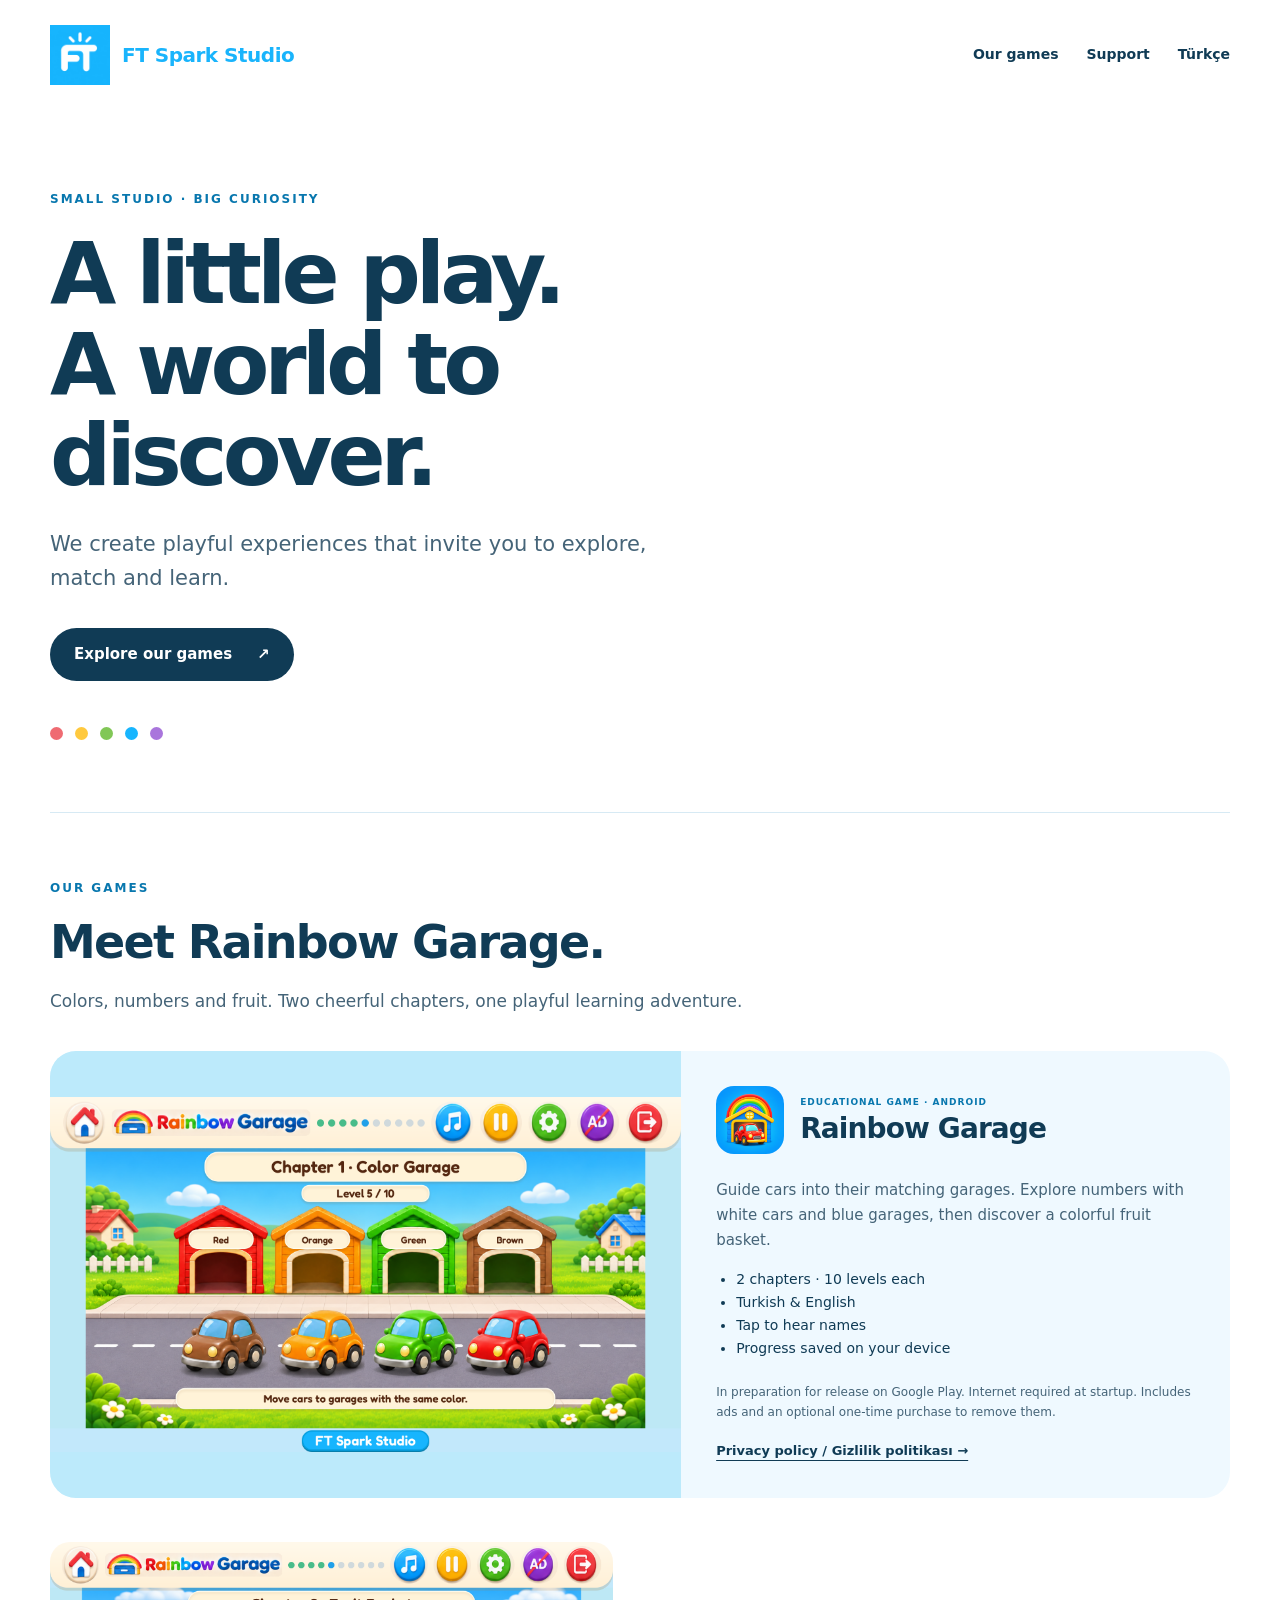
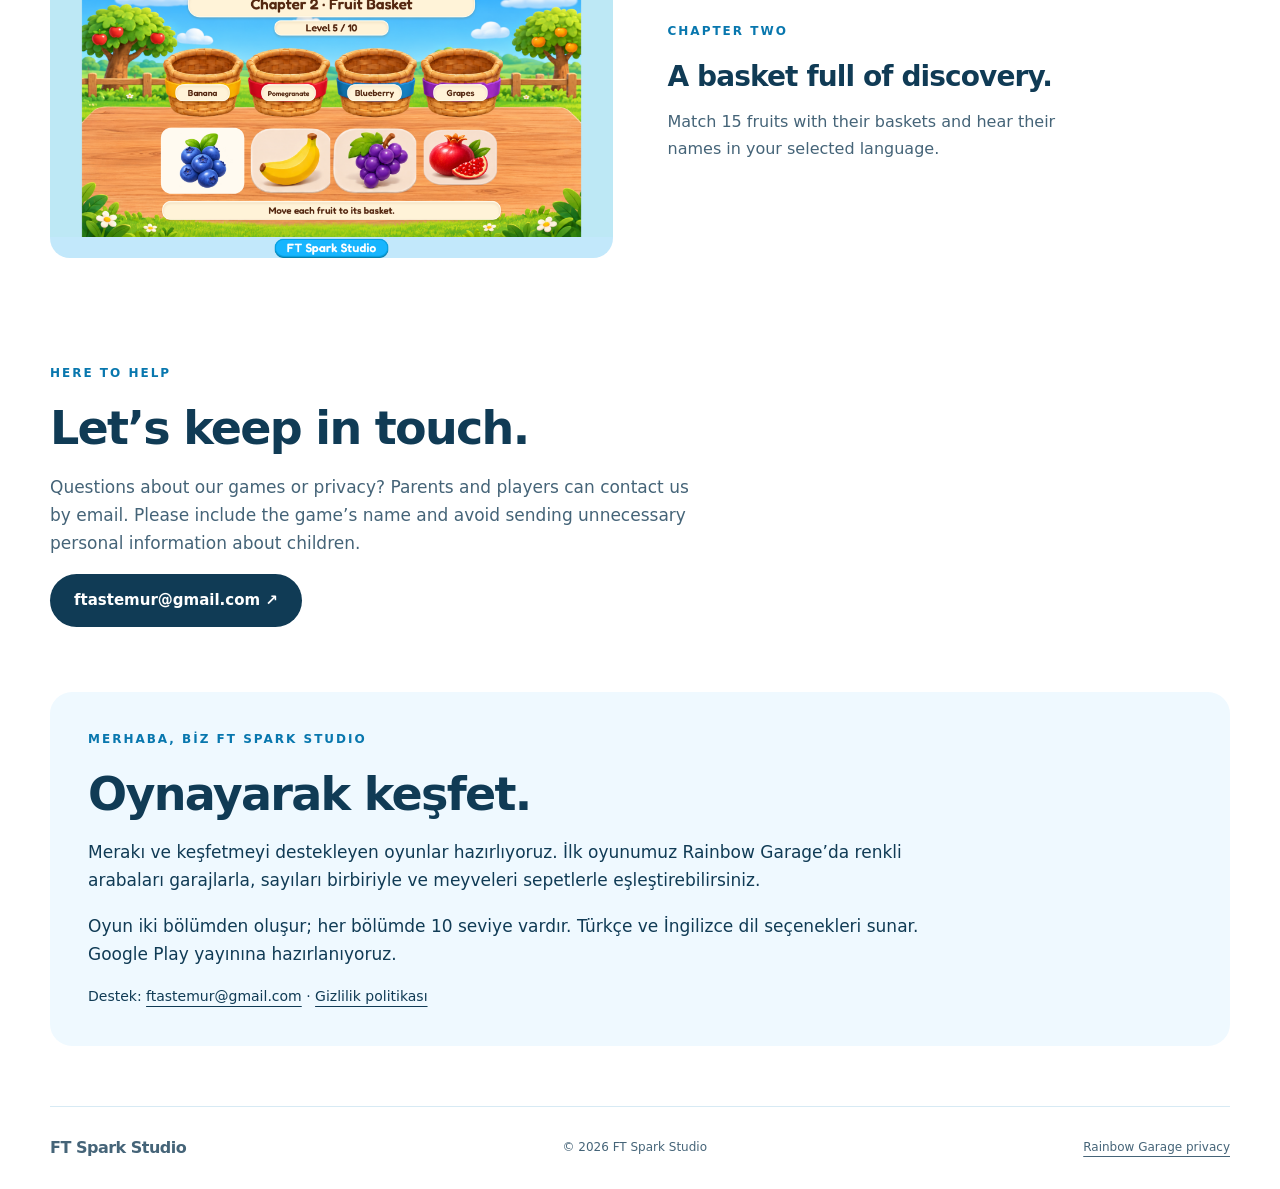
<file: index.html>
<!doctype html>
<html lang="en">
<head><meta charset="utf-8"><meta name="viewport" content="width=device-width, initial-scale=1">
    <meta name="description" content="FT Spark Studio — playful learning experiences. Discover Rainbow Garage and contact our support team.">
    <meta name="theme-color" content="#17b5fe"><link rel="icon" href="favicon.png" sizes="any"><title>FT Spark Studio — Play. Explore. Discover.</title><link rel="stylesheet" href="style.css"></head>
<body>
<header class="wrap nav">
    <a class="brand" href="./" aria-label="FT Spark Studio home">
    <img class="" src="./assets/logo.jpg" alt="FT Spark Studio" width="60" height="60">
    <span style="color:#19b4fc;">FT Spark Studio</span></a>
    <nav aria-label="Main navigation">
        <a href="#games">Our games</a><a href="#support">Support</a><a href="#turkce" lang="tr">Türkçe</a>
    </nav>
</header>
<main>
<section class="hero wrap"><p class="eyebrow">SMALL STUDIO · BIG CURIOSITY</p><h1>A little play.<br>A world to discover.</h1><p class="lead">We create playful experiences that invite you to explore, match and learn.</p><a class="button" href="#games">Explore our games <span aria-hidden="true">↗</span></a><div class="hero-dots" aria-hidden="true"><i></i><i></i><i></i><i></i><i></i></div></section>
<section class="wrap games" id="games"><div class="section-heading"><p class="eyebrow">OUR GAMES</p><h2>Meet Rainbow Garage.</h2><p>Colors, numbers and fruit. Two cheerful chapters, one playful learning adventure.</p></div>
<article class="game"><div class="game-media"><img src="assets/rainbow-garage-colors.png" width="1920" height="1080" alt="Rainbow Garage: colorful cars and matching garages" fetchpriority="high"></div><div class="game-copy"><div class="game-title"><img src="assets/rainbow-garage-icon.png" width="512" height="512" alt=""><div><p class="eyebrow">EDUCATIONAL GAME · ANDROID</p><h3>Rainbow Garage</h3></div></div><p>Guide cars into their matching garages. Explore numbers with white cars and blue garages, then discover a colorful fruit basket.</p><ul class="facts"><li>2 chapters · 10 levels each</li><li>Turkish &amp; English</li><li>Tap to hear names</li><li>Progress saved on your device</li></ul><p class="note">In preparation for release on Google Play. Internet required at startup. Includes ads and an optional one-time purchase to remove them.</p><a class="text-link" href="rainbow-garage/privacy/">Privacy policy / Gizlilik politikası →</a></div></article>
<div class="fruit-preview"><img src="assets/rainbow-garage-fruits.png" width="1920" height="1080" loading="lazy" alt="Rainbow Garage Fruit Basket chapter with fruit and named baskets"><div><p class="eyebrow">CHAPTER TWO</p><h3>A basket full of discovery.</h3><p>Match 15 fruits with their baskets and hear their names in your selected language.</p></div></div></section>
<section class="support wrap" id="support"><p class="eyebrow">HERE TO HELP</p><h2>Let’s keep in touch.</h2><p>Questions about our games or privacy? Parents and players can contact us by email. Please include the game’s name and avoid sending unnecessary personal information about children.</p><a class="button" href="mailto:ftastemur@gmail.com">ftastemur@gmail.com ↗</a></section>
<section class="wrap turkish" id="turkce" lang="tr"><p class="eyebrow">MERHABA, BİZ FT SPARK STUDIO</p><h2>Oynayarak keşfet.</h2><p>Merakı ve keşfetmeyi destekleyen oyunlar hazırlıyoruz. İlk oyunumuz Rainbow Garage’da renkli arabaları garajlarla, sayıları birbiriyle ve meyveleri sepetlerle eşleştirebilirsiniz.</p><p>Oyun iki bölümden oluşur; her bölümde 10 seviye vardır. Türkçe ve İngilizce dil seçenekleri sunar. Google Play yayınına hazırlanıyoruz.</p><p>Destek: <a href="mailto:ftastemur@gmail.com">ftastemur@gmail.com</a> · <a href="rainbow-garage/privacy/">Gizlilik politikası</a></p></section>
</main><footer class="wrap footer"><a class="brand" href="./">FT Spark Studio</a><span>© 2026 FT Spark Studio</span><a href="rainbow-garage/privacy/">Rainbow Garage privacy</a></footer>
</body></html>
</file>
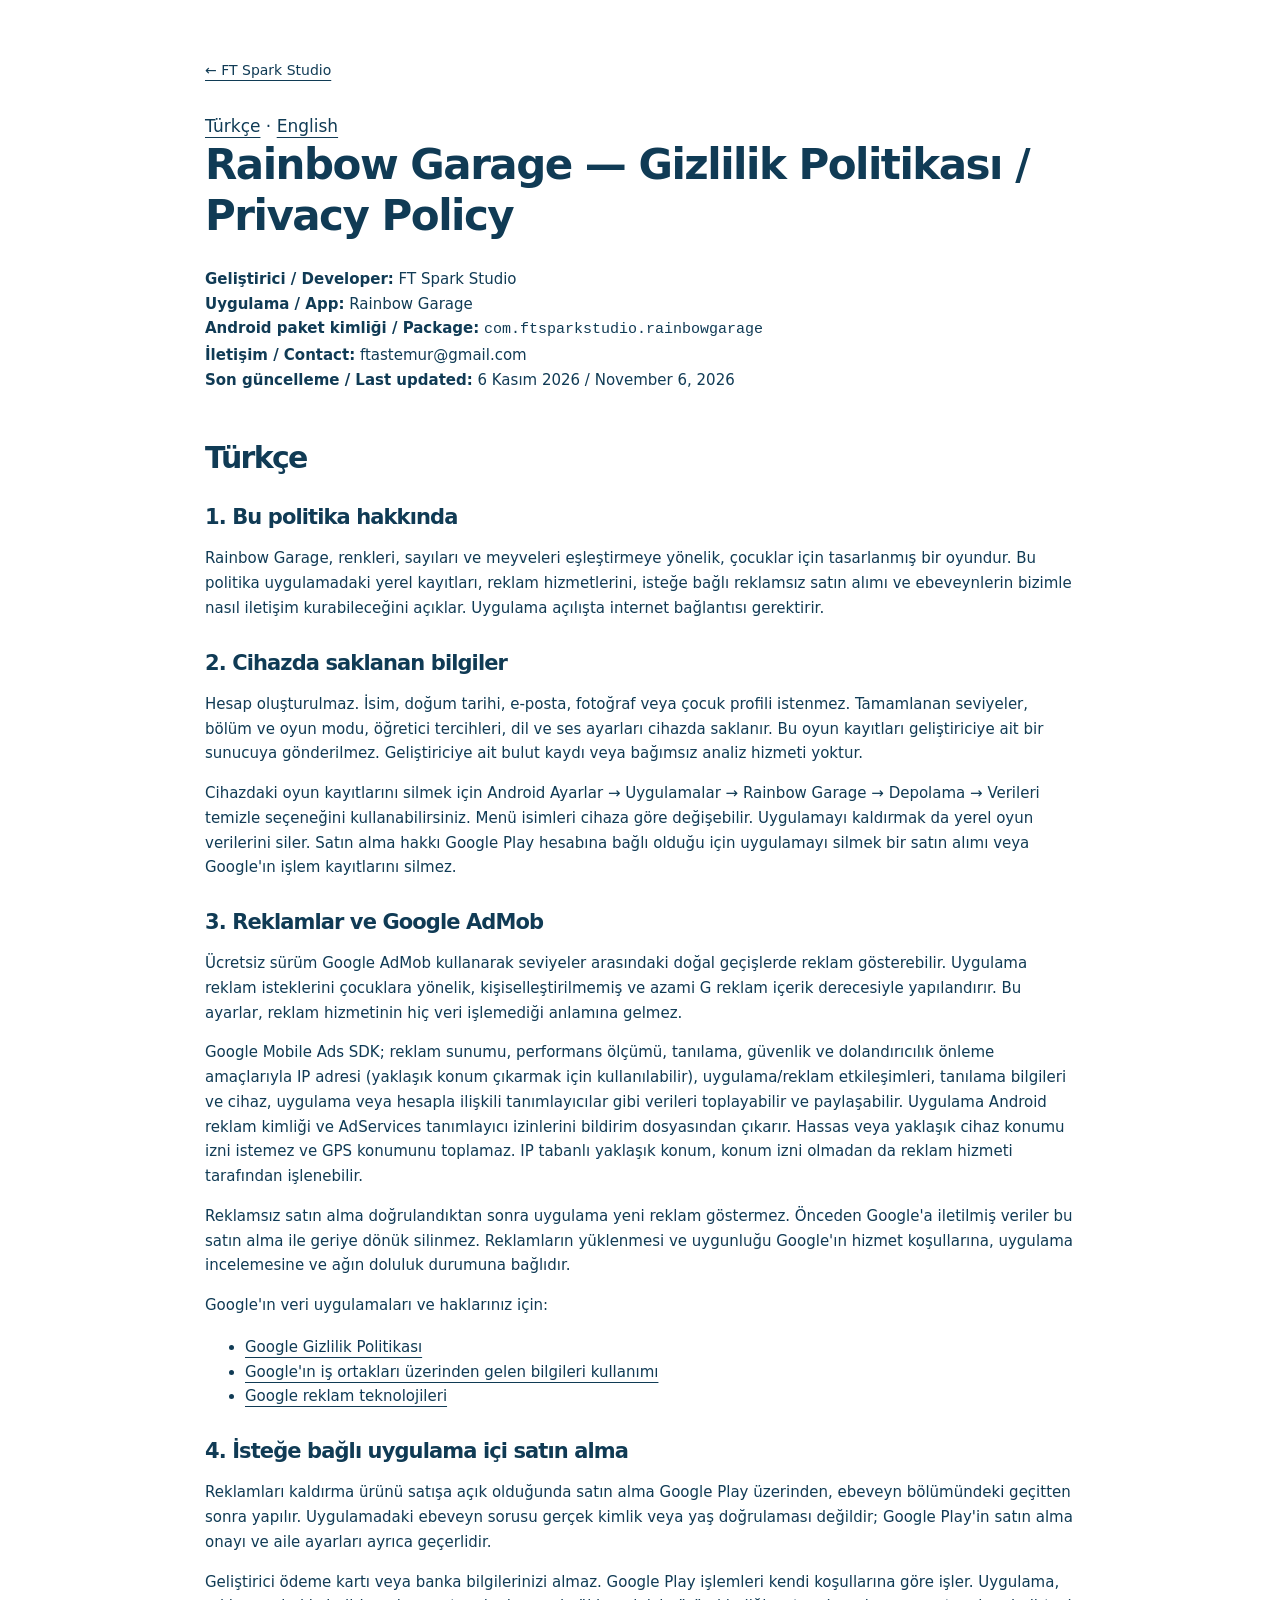
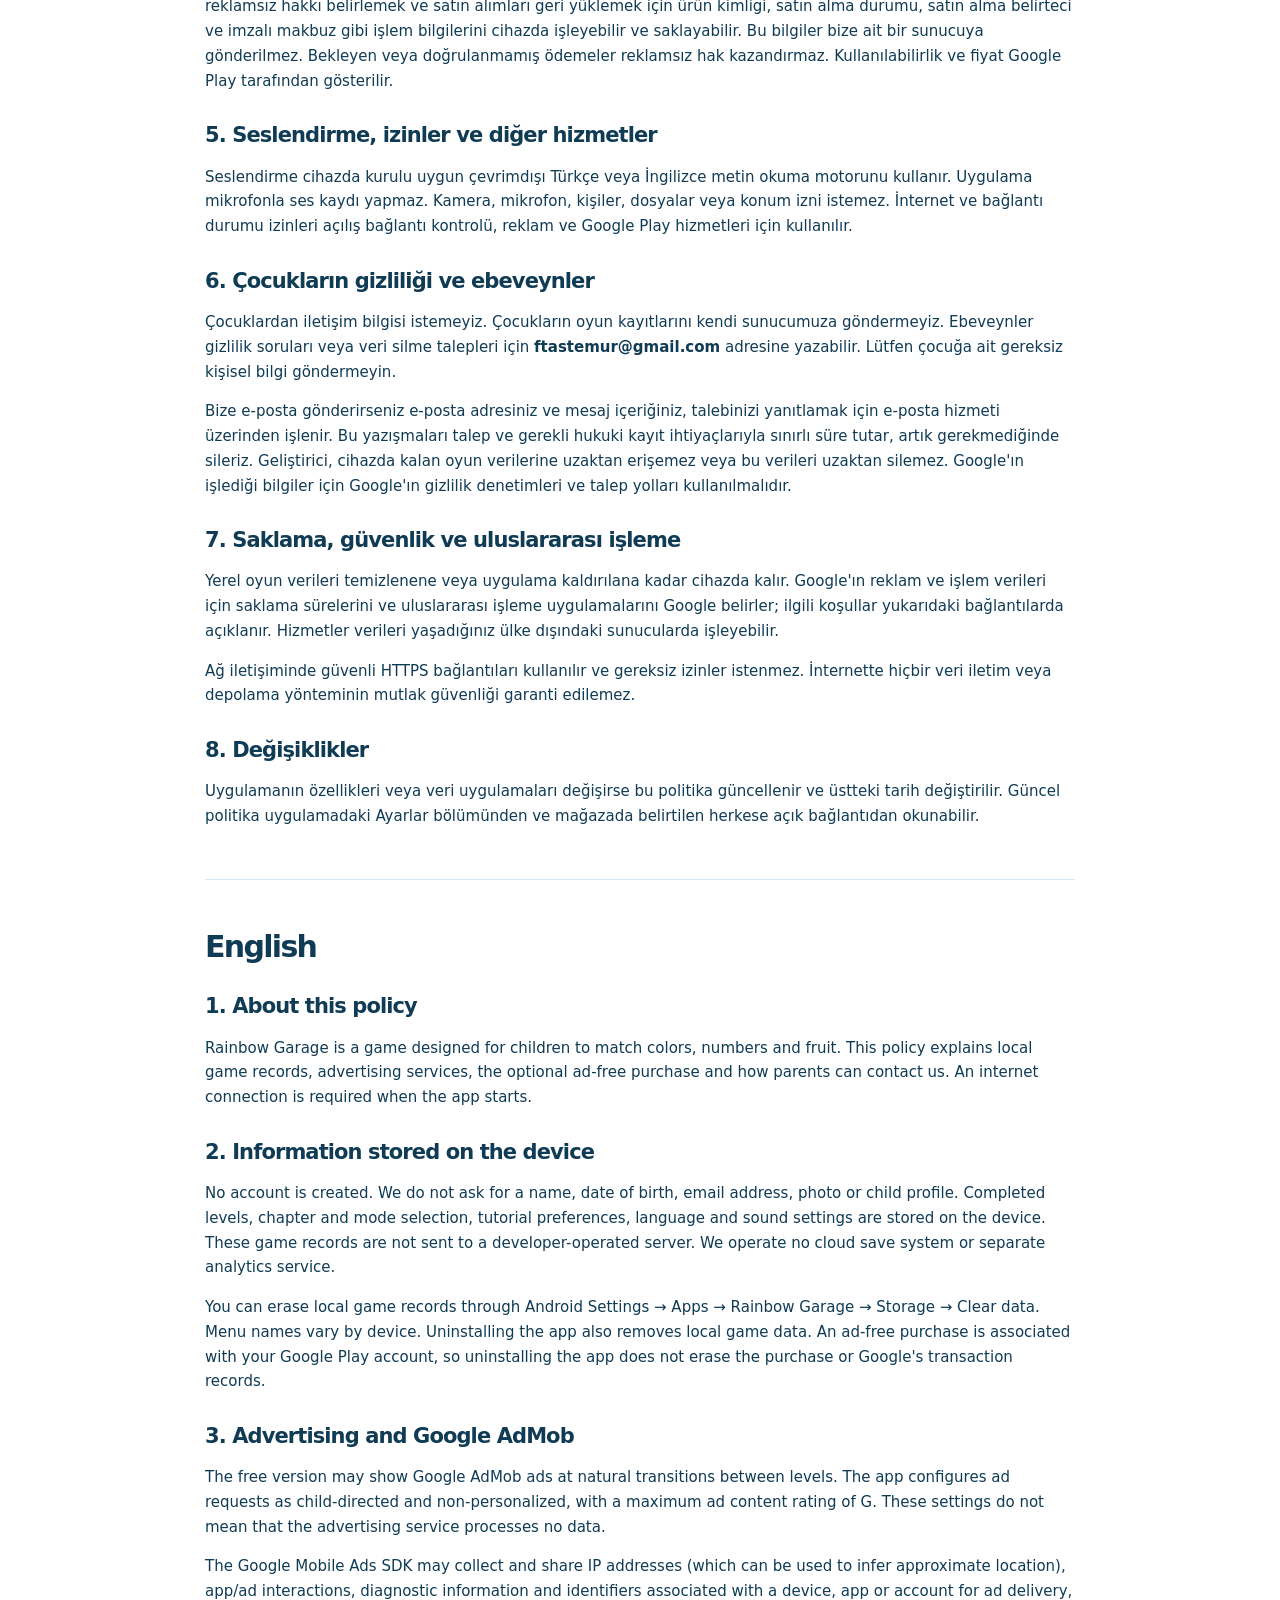
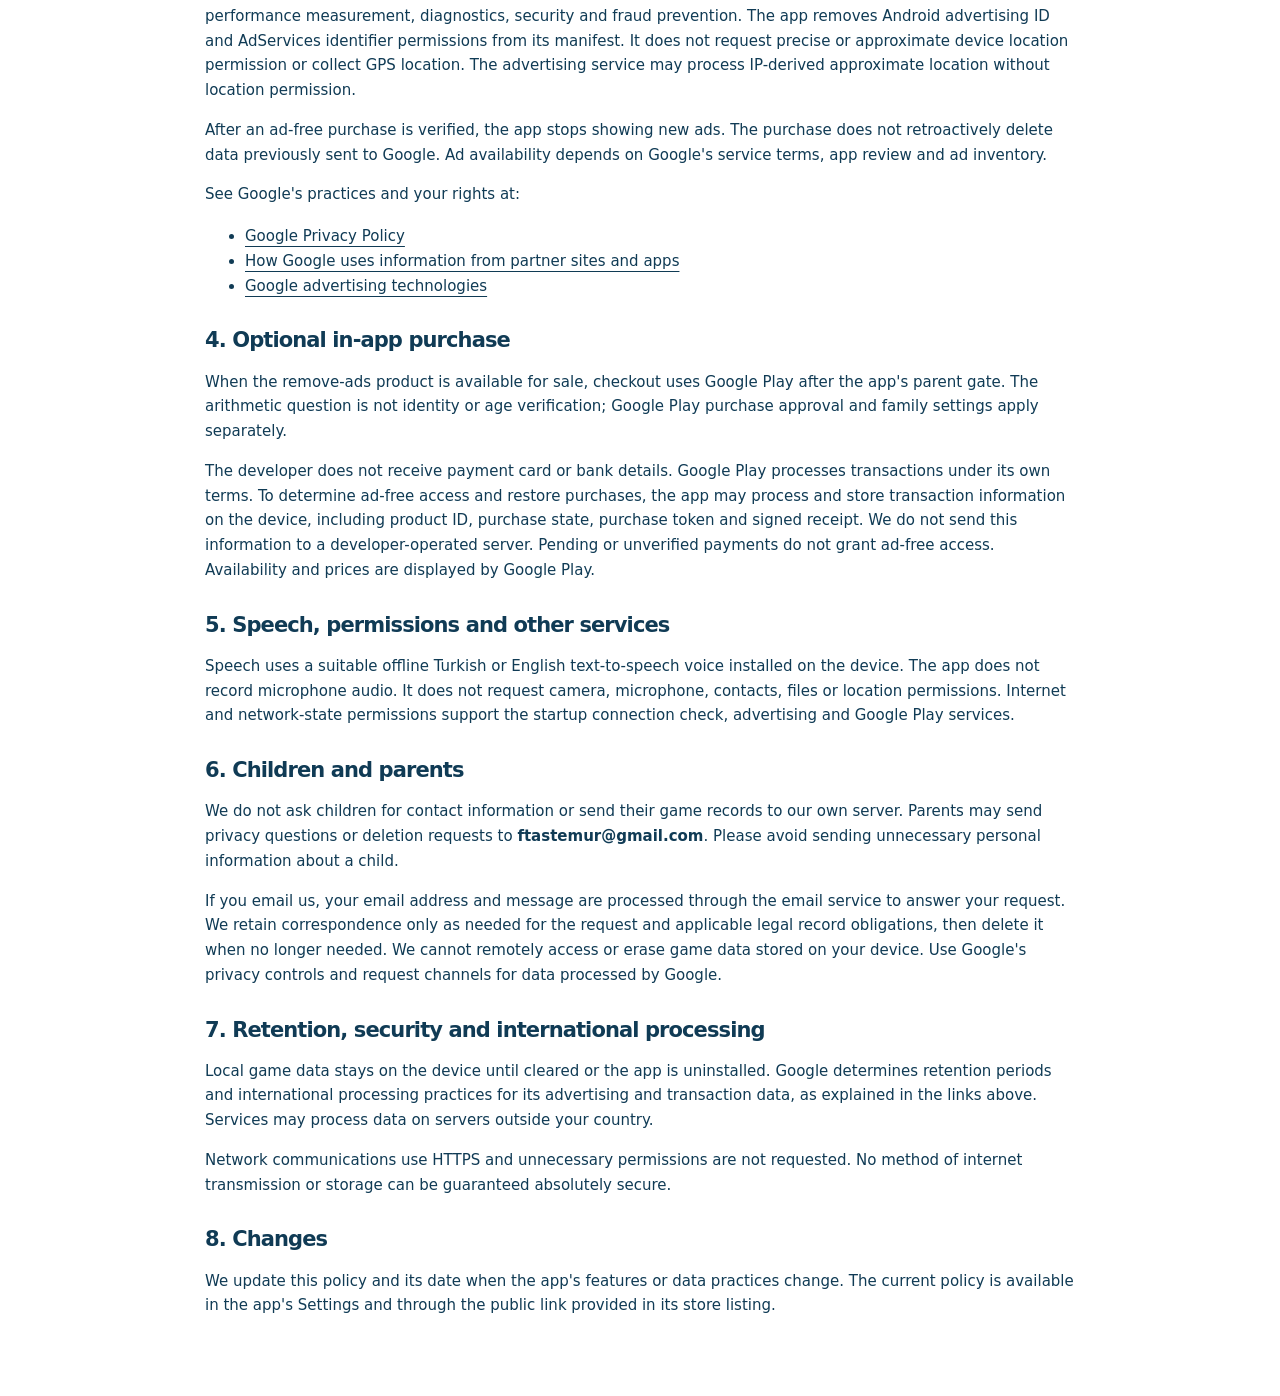
<file: rainbow-garage/privacy/index.html>
<!doctype html><html lang="tr"><head><meta charset="utf-8"><meta name="viewport" content="width=device-width,initial-scale=1"><link rel="icon" href="../../favicon.ico" sizes="any"><title>Rainbow Garage — Privacy / Gizlilik</title><link rel="stylesheet" href="../../style.css"></head><body><main class="wrap legal"><a class="back" href="../../">← FT Spark Studio</a><nav aria-label="Policy language"><a href="#turkce">Türkçe</a> · <a href="#english">English</a></nav><h1>Rainbow Garage — Gizlilik Politikası / Privacy Policy</h1><p><strong>Geliştirici / Developer:</strong> FT Spark Studio<br><strong>Uygulama / App:</strong> Rainbow Garage<br><strong>Android paket kimliği / Package:</strong> <code>com.ftsparkstudio.rainbowgarage</code><br><strong>İletişim / Contact:</strong> ftastemur@gmail.com<br><strong>Son güncelleme / Last updated:</strong> 6 Kasım 2026 / November 6, 2026</p><h2 id="turkce">Türkçe</h2><h3>1. Bu politika hakkında</h3><p>Rainbow Garage, renkleri, sayıları ve meyveleri eşleştirmeye yönelik, çocuklar için tasarlanmış bir oyundur. Bu politika uygulamadaki yerel kayıtları, reklam hizmetlerini, isteğe bağlı reklamsız satın alımı ve ebeveynlerin bizimle nasıl iletişim kurabileceğini açıklar. Uygulama açılışta internet bağlantısı gerektirir.</p><h3>2. Cihazda saklanan bilgiler</h3><p>Hesap oluşturulmaz. İsim, doğum tarihi, e-posta, fotoğraf veya çocuk profili istenmez. Tamamlanan seviyeler, bölüm ve oyun modu, öğretici tercihleri, dil ve ses ayarları cihazda saklanır. Bu oyun kayıtları geliştiriciye ait bir sunucuya gönderilmez. Geliştiriciye ait bulut kaydı veya bağımsız analiz hizmeti yoktur.</p><p>Cihazdaki oyun kayıtlarını silmek için Android Ayarlar → Uygulamalar → Rainbow Garage → Depolama → Verileri temizle seçeneğini kullanabilirsiniz. Menü isimleri cihaza göre değişebilir. Uygulamayı kaldırmak da yerel oyun verilerini siler. Satın alma hakkı Google Play hesabına bağlı olduğu için uygulamayı silmek bir satın alımı veya Google&#x27;ın işlem kayıtlarını silmez.</p><h3>3. Reklamlar ve Google AdMob</h3><p>Ücretsiz sürüm Google AdMob kullanarak seviyeler arasındaki doğal geçişlerde reklam gösterebilir. Uygulama reklam isteklerini çocuklara yönelik, kişiselleştirilmemiş ve azami G reklam içerik derecesiyle yapılandırır. Bu ayarlar, reklam hizmetinin hiç veri işlemediği anlamına gelmez.</p><p>Google Mobile Ads SDK; reklam sunumu, performans ölçümü, tanılama, güvenlik ve dolandırıcılık önleme amaçlarıyla IP adresi (yaklaşık konum çıkarmak için kullanılabilir), uygulama/reklam etkileşimleri, tanılama bilgileri ve cihaz, uygulama veya hesapla ilişkili tanımlayıcılar gibi verileri toplayabilir ve paylaşabilir. Uygulama Android reklam kimliği ve AdServices tanımlayıcı izinlerini bildirim dosyasından çıkarır. Hassas veya yaklaşık cihaz konumu izni istemez ve GPS konumunu toplamaz. IP tabanlı yaklaşık konum, konum izni olmadan da reklam hizmeti tarafından işlenebilir.</p><p>Reklamsız satın alma doğrulandıktan sonra uygulama yeni reklam göstermez. Önceden Google&#x27;a iletilmiş veriler bu satın alma ile geriye dönük silinmez. Reklamların yüklenmesi ve uygunluğu Google&#x27;ın hizmet koşullarına, uygulama incelemesine ve ağın doluluk durumuna bağlıdır.</p><p>Google&#x27;ın veri uygulamaları ve haklarınız için:</p><ul><li><a href="https://policies.google.com/privacy?hl=tr">Google Gizlilik Politikası</a></li><li><a href="https://policies.google.com/technologies/partner-sites?hl=tr">Google&#x27;ın iş ortakları üzerinden gelen bilgileri kullanımı</a></li><li><a href="https://policies.google.com/technologies/ads?hl=tr">Google reklam teknolojileri</a></li></ul><h3>4. İsteğe bağlı uygulama içi satın alma</h3><p>Reklamları kaldırma ürünü satışa açık olduğunda satın alma Google Play üzerinden, ebeveyn bölümündeki geçitten sonra yapılır. Uygulamadaki ebeveyn sorusu gerçek kimlik veya yaş doğrulaması değildir; Google Play&#x27;in satın alma onayı ve aile ayarları ayrıca geçerlidir.</p><p>Geliştirici ödeme kartı veya banka bilgilerinizi almaz. Google Play işlemleri kendi koşullarına göre işler. Uygulama, reklamsız hakkı belirlemek ve satın alımları geri yüklemek için ürün kimliği, satın alma durumu, satın alma belirteci ve imzalı makbuz gibi işlem bilgilerini cihazda işleyebilir ve saklayabilir. Bu bilgiler bize ait bir sunucuya gönderilmez. Bekleyen veya doğrulanmamış ödemeler reklamsız hak kazandırmaz. Kullanılabilirlik ve fiyat Google Play tarafından gösterilir.</p><h3>5. Seslendirme, izinler ve diğer hizmetler</h3><p>Seslendirme cihazda kurulu uygun çevrimdışı Türkçe veya İngilizce metin okuma motorunu kullanır. Uygulama mikrofonla ses kaydı yapmaz. Kamera, mikrofon, kişiler, dosyalar veya konum izni istemez. İnternet ve bağlantı durumu izinleri açılış bağlantı kontrolü, reklam ve Google Play hizmetleri için kullanılır.</p><h3>6. Çocukların gizliliği ve ebeveynler</h3><p>Çocuklardan iletişim bilgisi istemeyiz. Çocukların oyun kayıtlarını kendi sunucumuza göndermeyiz. Ebeveynler gizlilik soruları veya veri silme talepleri için <strong>ftastemur@gmail.com</strong> adresine yazabilir. Lütfen çocuğa ait gereksiz kişisel bilgi göndermeyin.</p><p>Bize e-posta gönderirseniz e-posta adresiniz ve mesaj içeriğiniz, talebinizi yanıtlamak için e-posta hizmeti üzerinden işlenir. Bu yazışmaları talep ve gerekli hukuki kayıt ihtiyaçlarıyla sınırlı süre tutar, artık gerekmediğinde sileriz. Geliştirici, cihazda kalan oyun verilerine uzaktan erişemez veya bu verileri uzaktan silemez. Google&#x27;ın işlediği bilgiler için Google&#x27;ın gizlilik denetimleri ve talep yolları kullanılmalıdır.</p><h3>7. Saklama, güvenlik ve uluslararası işleme</h3><p>Yerel oyun verileri temizlenene veya uygulama kaldırılana kadar cihazda kalır. Google&#x27;ın reklam ve işlem verileri için saklama sürelerini ve uluslararası işleme uygulamalarını Google belirler; ilgili koşullar yukarıdaki bağlantılarda açıklanır. Hizmetler verileri yaşadığınız ülke dışındaki sunucularda işleyebilir.</p><p>Ağ iletişiminde güvenli HTTPS bağlantıları kullanılır ve gereksiz izinler istenmez. İnternette hiçbir veri iletim veya depolama yönteminin mutlak güvenliği garanti edilemez.</p><h3>8. Değişiklikler</h3><p>Uygulamanın özellikleri veya veri uygulamaları değişirse bu politika güncellenir ve üstteki tarih değiştirilir. Güncel politika uygulamadaki Ayarlar bölümünden ve mağazada belirtilen herkese açık bağlantıdan okunabilir.</p><hr><h2 id="english">English</h2><h3>1. About this policy</h3><p>Rainbow Garage is a game designed for children to match colors, numbers and fruit. This policy explains local game records, advertising services, the optional ad-free purchase and how parents can contact us. An internet connection is required when the app starts.</p><h3>2. Information stored on the device</h3><p>No account is created. We do not ask for a name, date of birth, email address, photo or child profile. Completed levels, chapter and mode selection, tutorial preferences, language and sound settings are stored on the device. These game records are not sent to a developer-operated server. We operate no cloud save system or separate analytics service.</p><p>You can erase local game records through Android Settings → Apps → Rainbow Garage → Storage → Clear data. Menu names vary by device. Uninstalling the app also removes local game data. An ad-free purchase is associated with your Google Play account, so uninstalling the app does not erase the purchase or Google&#x27;s transaction records.</p><h3>3. Advertising and Google AdMob</h3><p>The free version may show Google AdMob ads at natural transitions between levels. The app configures ad requests as child-directed and non-personalized, with a maximum ad content rating of G. These settings do not mean that the advertising service processes no data.</p><p>The Google Mobile Ads SDK may collect and share IP addresses (which can be used to infer approximate location), app/ad interactions, diagnostic information and identifiers associated with a device, app or account for ad delivery, performance measurement, diagnostics, security and fraud prevention. The app removes Android advertising ID and AdServices identifier permissions from its manifest. It does not request precise or approximate device location permission or collect GPS location. The advertising service may process IP-derived approximate location without location permission.</p><p>After an ad-free purchase is verified, the app stops showing new ads. The purchase does not retroactively delete data previously sent to Google. Ad availability depends on Google&#x27;s service terms, app review and ad inventory.</p><p>See Google&#x27;s practices and your rights at:</p><ul><li><a href="https://policies.google.com/privacy">Google Privacy Policy</a></li><li><a href="https://policies.google.com/technologies/partner-sites">How Google uses information from partner sites and apps</a></li><li><a href="https://policies.google.com/technologies/ads">Google advertising technologies</a></li></ul><h3>4. Optional in-app purchase</h3><p>When the remove-ads product is available for sale, checkout uses Google Play after the app&#x27;s parent gate. The arithmetic question is not identity or age verification; Google Play purchase approval and family settings apply separately.</p><p>The developer does not receive payment card or bank details. Google Play processes transactions under its own terms. To determine ad-free access and restore purchases, the app may process and store transaction information on the device, including product ID, purchase state, purchase token and signed receipt. We do not send this information to a developer-operated server. Pending or unverified payments do not grant ad-free access. Availability and prices are displayed by Google Play.</p><h3>5. Speech, permissions and other services</h3><p>Speech uses a suitable offline Turkish or English text-to-speech voice installed on the device. The app does not record microphone audio. It does not request camera, microphone, contacts, files or location permissions. Internet and network-state permissions support the startup connection check, advertising and Google Play services.</p><h3>6. Children and parents</h3><p>We do not ask children for contact information or send their game records to our own server. Parents may send privacy questions or deletion requests to <strong>ftastemur@gmail.com</strong>. Please avoid sending unnecessary personal information about a child.</p><p>If you email us, your email address and message are processed through the email service to answer your request. We retain correspondence only as needed for the request and applicable legal record obligations, then delete it when no longer needed. We cannot remotely access or erase game data stored on your device. Use Google&#x27;s privacy controls and request channels for data processed by Google.</p><h3>7. Retention, security and international processing</h3><p>Local game data stays on the device until cleared or the app is uninstalled. Google determines retention periods and international processing practices for its advertising and transaction data, as explained in the links above. Services may process data on servers outside your country.</p><p>Network communications use HTTPS and unnecessary permissions are not requested. No method of internet transmission or storage can be guaranteed absolutely secure.</p><h3>8. Changes</h3><p>We update this policy and its date when the app&#x27;s features or data practices change. The current policy is available in the app&#x27;s Settings and through the public link provided in its store listing.</p></main></body></html>
</file>
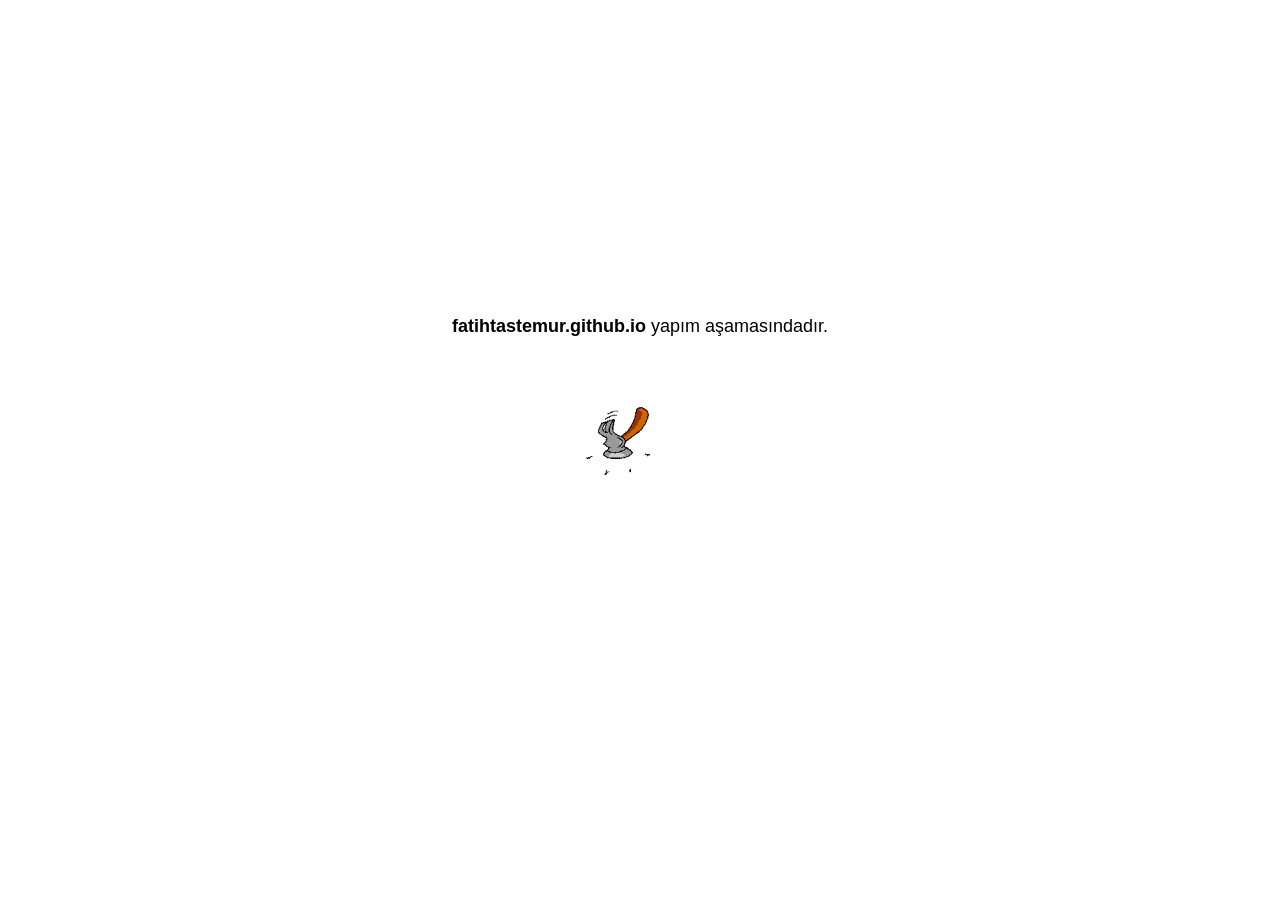
<file: index-original.html>
<HTML>
<HEAD>
        <TITLE>Fatih Taştemur</TITLE>
        <meta http-equiv="Content-Type" content="text/html; charset=UTF8">
        <meta http-equiv="Cache-Control" content="no-cache">
</HEAD>

<BODY bgcolor=white>

<div align=center> <font face="Arial, Helvetica"> </font> 
  <table width="100%" border="0" cellspacing="2" cellpadding="2" height="90%">
    <tr>
      <td align="center">
        <table width="100%" border="0" cellspacing="2" cellpadding="2" height="200">
          <tr> 
            <td> 
              <div align="center"><font><b><font size="4" face="Arial, Helvetica, sans-serif">fatihtastemur.github.io</font></b><font 
size="4" face="Arial, Helvetica, sans-serif"> yapım aşamasındadır.</font></font></div>
            </td>
          </tr>
          <tr> 
            <td align="center"><img src="under2.gif" width="108" height="100"></td>
          </tr>
        </table>
      </td>
    </tr>
  </table>
  
</div>

</BODY>
</HTML>
</file>
<file: style.css>
:root{--sky:#17b5fe;--ink:#103b55;--soft:#eff9ff;--line:#d7eaf4;--muted:#456478}*{box-sizing:border-box}html{scroll-behavior:smooth;scroll-padding-top:28px}body{margin:0;color:var(--ink);background:#fff;font:17px/1.65 system-ui,-apple-system,BlinkMacSystemFont,"Segoe UI",sans-serif}a{color:inherit;text-underline-offset:5px}a:focus-visible{outline:3px solid #0849a8;outline-offset:6px}.wrap{width:min(1180px,calc(100% - 64px));margin:auto}.nav{display:flex;align-items:center;justify-content:space-between;padding-top:25px;padding-bottom:25px;gap:24px}.brand{display:flex;align-items:center;gap:12px;font-weight:800;font-size:20px;text-decoration:none;letter-spacing:-.5px}.monogram{display:block;background:var(--sky);color:white;border-radius:14px;padding:8px 11px;position:relative;font-size:22px;line-height:1.5}.monogram span{position:absolute;top:-10px;right:-7px;font-size:23px;color:#078bd2}.nav nav{display:flex;gap:28px;font-size:14px;font-weight:650}.nav nav a{text-decoration:none}.nav nav a:hover{text-decoration:underline}.hero{padding-top:80px;padding-bottom:72px;position:relative;overflow:hidden}.eyebrow{font-size:12px;font-weight:800;letter-spacing:2px;color:#0877ae;margin:0 0 18px}h1{font-size:clamp(48px,6.7vw,86px);line-height:1.06;letter-spacing:-5px;max-width:850px;margin:0 0 26px;font-weight:850}.lead{font-size:21px;max-width:600px;color:var(--muted);margin:0 0 32px}.button{display:inline-flex;align-items:center;gap:25px;background:var(--ink);color:white;border-radius:40px;padding:14px 24px;text-decoration:none;font-size:15px;font-weight:700}.button:hover{background:#086b9d}.hero-dots{display:flex;gap:12px;margin-top:46px}.hero-dots i{height:13px;width:13px;border-radius:50%;background:#ef6b72}.hero-dots i:nth-child(2){background:#ffc93e}.hero-dots i:nth-child(3){background:#81c756}.hero-dots i:nth-child(4){background:var(--sky)}.hero-dots i:nth-child(5){background:#a975dc}.games{padding:66px 0 36px;border-top:1px solid var(--line)}.section-heading{max-width:750px;margin-bottom:36px}h2{font-size:clamp(30px,4vw,46px);line-height:1.15;letter-spacing:-1.7px;margin:0 0 18px}p{margin-top:0}.section-heading>p:last-child{color:var(--muted)}.game{background:var(--soft);border-radius:26px;overflow:hidden;display:grid;grid-template-columns:1.15fr 1fr}.game-media{background:#bceafb;display:flex;align-items:center}.game-media img{width:100%;height:auto;display:block}.game-copy{padding:35px}.game-title{display:flex;gap:16px;align-items:center;margin-bottom:24px}.game-title img{width:68px;height:68px;border-radius:18px}.game-title .eyebrow{font-size:9px;letter-spacing:1px;margin-bottom:3px}h3{font-size:28px;line-height:1.2;letter-spacing:-.9px;margin:0 0 16px}.game-title h3{margin:0}.game-copy>p{color:var(--muted);font-size:15px}.facts{padding-left:20px;font-size:14px;margin:0 0 22px}.game-copy .note{font-size:12px;line-height:1.7}.text-link{font-weight:750;font-size:13px}.fruit-preview{display:grid;grid-template-columns:1fr 1fr;gap:55px;align-items:center;margin-top:44px}.fruit-preview img{width:100%;height:auto;border-radius:20px;display:block}.fruit-preview>div{max-width:390px}.fruit-preview p:last-child{color:var(--muted);font-size:16px}.support{padding-top:70px;padding-bottom:65px}.support>p:not(.eyebrow){max-width:660px;color:var(--muted)}.turkish{background:var(--soft);padding:38px;border-radius:22px;margin-bottom:60px}.turkish p{max-width:850px}.turkish p:last-child{margin-bottom:0;font-size:14px}.footer{border-top:1px solid var(--line);padding-top:28px;padding-bottom:28px;display:flex;align-items:center;gap:25px;justify-content:space-between;font-size:12px;color:var(--muted)}.footer .brand{font-size:16px}.legal{max-width:870px;margin:55px auto 80px}.legal h1{font-size:42px;letter-spacing:-1.5px;line-height:1.2}.legal h2{margin-top:48px;font-size:30px}.legal h3{margin-top:30px;font-size:21px}.legal p,.legal li{font-size:15px}.legal code{overflow-wrap:anywhere}.legal hr{border:0;border-top:1px solid var(--line);margin:50px 0}.legal a{overflow-wrap:anywhere}.back{display:inline-block;font-size:14px;margin-bottom:30px}@media(max-width:850px){.game{grid-template-columns:1fr}.game-media img{max-height:520px;object-fit:contain}.hero{padding-top:48px}.fruit-preview{gap:28px}.footer{flex-wrap:wrap}h1{letter-spacing:-2.7px}}@media(max-width:560px){.wrap{width:calc(100% - 36px)}.nav{align-items:flex-start;gap:18px;flex-direction:column}.nav nav{gap:24px}.hero{padding-top:40px;padding-bottom:50px}h1{font-size:49px}.lead{font-size:18px}.games{padding-top:40px}.game-copy{padding:25px}.fruit-preview{grid-template-columns:1fr;gap:23px;margin-top:30px}.fruit-preview h3{font-size:26px}.support{padding-top:50px;padding-bottom:50px}.turkish{padding:25px}.legal h1{font-size:31px}.legal{margin-top:30px}.footer{align-items:flex-start;flex-direction:column;gap:12px}}@media(prefers-reduced-motion:reduce){html{scroll-behavior:auto}}
</file>
